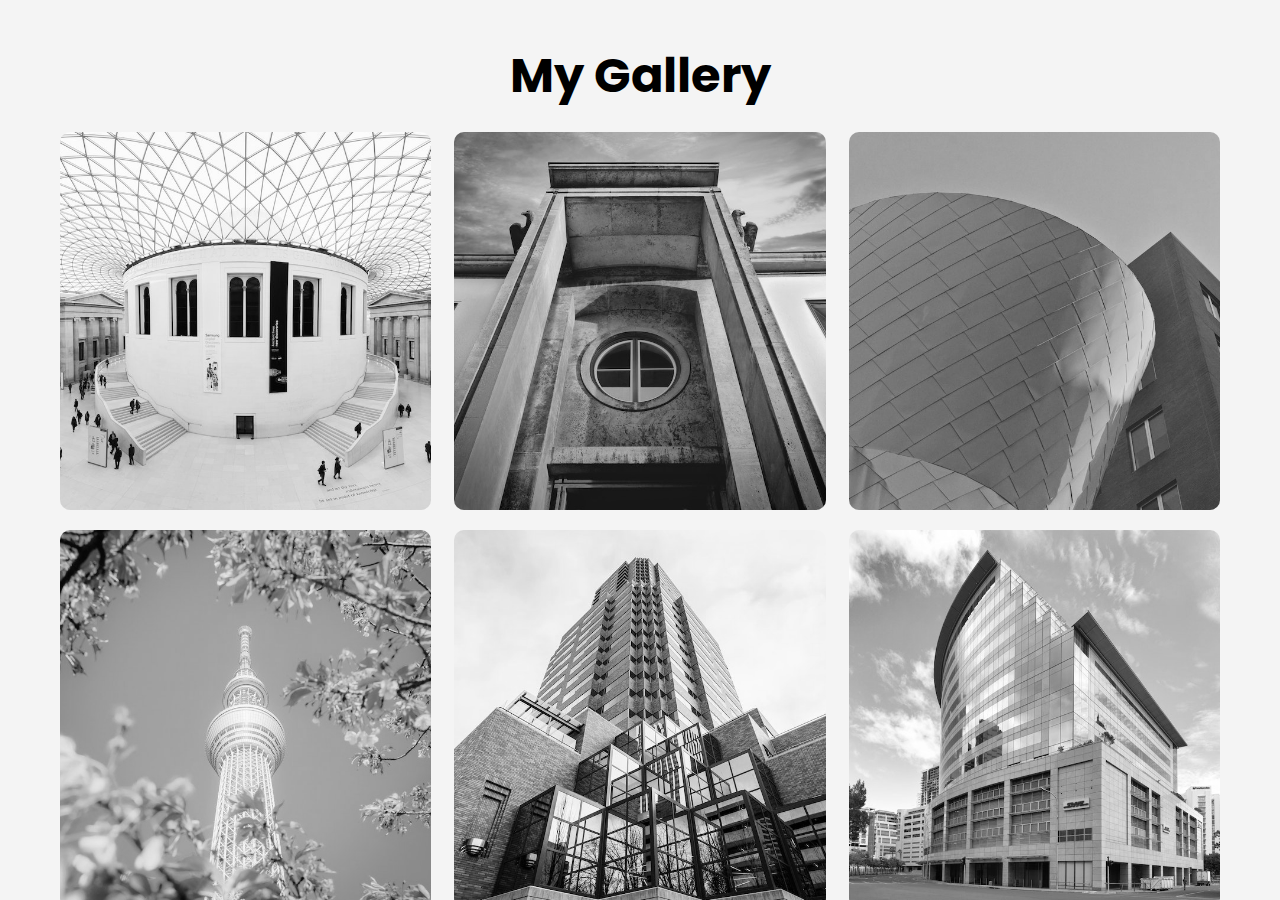
<file: index.html>
<!DOCTYPE html>
<html lang="en">
<head>
    <meta charset="UTF-8">
    <meta name="viewport" content="width=device-width, initial-scale=1.0">
    <title>Image Gallery</title>
    <link rel="shortcut icon" href="img/favicon.ico" type="image/x-icon">
    <link rel="stylesheet" href="styles.css">
</head>
<body>
    <div class="wrapper">
            
        <div class="container">
            <h1>My Gallery</h1>
            <div class="gallery">
                <figure class="card">
                    <img src="img/image1.jpg" alt="">
                    <figcaption>image1</figcaption>
                </figure>
                <figure class="card">
                    <img src="img/image2.jpeg" alt="">
                    <figcaption>image2</figcaption>
                </figure>
                <figure class="card">
                    <img src="img/image3.jpeg" alt="">
                    <figcaption>image3</figcaption>
                </figure>
                <figure class="card">
                    <img src="img/image4.jpeg" alt="">
                    <figcaption>image4</figcaption>
                </figure>
                <figure class="card">
                    <img src="img/image5.jpeg" alt="">
                    <figcaption>image5</figcaption>
                </figure>
                <figure class="card">
                    <img src="img/image6.jpeg" alt="">
                    <figcaption>image6</figcaption>
                </figure>
                <figure class="card">
                    <img src="img/image7.jpeg" alt="">
                    <figcaption>image7</figcaption>
                </figure>
                <figure class="card">
                    <img src="img/image8.jpeg" alt="">
                    <figcaption>image8</figcaption>
                </figure>
                <figure class="card">
                    <img src="img/image9.jpeg" alt="">
                    <figcaption>image9</figcaption>
                </figure>
                <figure class="card">
                    <img src="img/image10.jpg" alt="">
                    <figcaption>image10</figcaption>
                </figure>
                <figure class="card">
                    <img src="img/image11.jpg" alt="">
                    <figcaption>image11</figcaption>
                </figure>
                <figure class="card">
                    <img src="img/image12.jpg" alt="">
                    <figcaption>image12</figcaption>
                </figure>
                <figure class="card">
                    <img src="img/image13.jpg" alt="">
                    <figcaption>image13</figcaption>
                </figure>
                <figure class="card">
                    <img src="img/image14.jpg" alt="">
                    <figcaption>image14</figcaption>
                </figure>
                <figure class="card">
                    <img src="img/image15.jpg" alt="">
                    <figcaption>image15</figcaption>
                </figure>
            </div>  
        </div>
    </div>
</body>
</html>
</file>
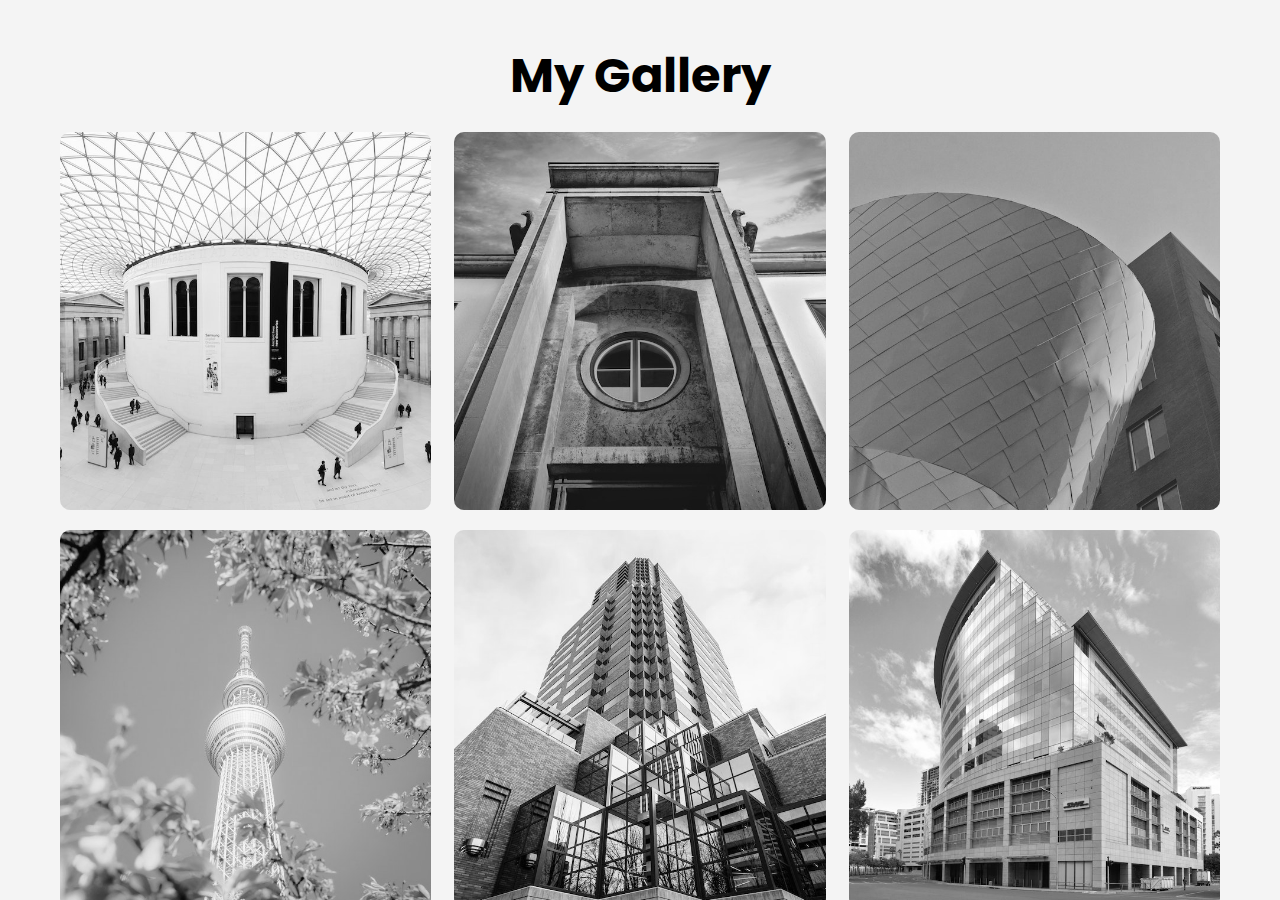
<file: index0.html>
<!DOCTYPE html>
<html lang="en">
<head>
    <meta charset="UTF-8">
    <meta name="viewport" content="width=device-width, initial-scale=1.0">
    <title>Image Gallery</title>
    <link rel="shortcut icon" href="img/favicon.ico" type="image/x-icon">
    <link rel="stylesheet" href="styles0.css">
</head>
<body>
    <div class="wrapper">
            
        <div class="container">
            <h1>My Gallery</h1>
            <div class="gallery">
                <figure class="card">
                    <img src="img/image1.jpg" alt="">
                    <figcaption>image1</figcaption>
                </figure>
                <figure class="card">
                    <img src="img/image2.jpeg" alt="">
                    <figcaption>image2</figcaption>
                </figure>
                <figure class="card">
                    <img src="img/image3.jpeg" alt="">
                    <figcaption>image3</figcaption>
                </figure>
                <figure class="card">
                    <img src="img/image4.jpeg" alt="">
                    <figcaption>image4</figcaption>
                </figure>
                <figure class="card">
                    <img src="img/image5.jpeg" alt="">
                    <figcaption>image5</figcaption>
                </figure>
                <figure class="card">
                    <img src="img/image6.jpeg" alt="">
                    <figcaption>image6</figcaption>
                </figure>
                <figure class="card">
                    <img src="img/image7.jpeg" alt="">
                    <figcaption>image7</figcaption>
                </figure>
                <figure class="card">
                    <img src="img/image8.jpeg" alt="">
                    <figcaption>image8</figcaption>
                </figure>
                <figure class="card">
                    <img src="img/image9.jpeg" alt="">
                    <figcaption>image9</figcaption>
                </figure>
                <figure class="card">
                    <img src="img/image10.jpg" alt="">
                    <figcaption>image10</figcaption>
                </figure>
                <figure class="card">
                    <img src="img/image11.jpg" alt="">
                    <figcaption>image11</figcaption>
                </figure>
                <figure class="card">
                    <img src="img/image12.jpg" alt="">
                    <figcaption>image12</figcaption>
                </figure>
                <figure class="card">
                    <img src="img/image13.jpg" alt="">
                    <figcaption>image13</figcaption>
                </figure>
                <figure class="card">
                    <img src="img/image14.jpg" alt="">
                    <figcaption>image14</figcaption>
                </figure>
                <figure class="card">
                    <img src="img/image15.jpg" alt="">
                    <figcaption>image15</figcaption>
                </figure>
            </div>  
        </div>
    </div>
</body>
</html>
</file>
<file: styles.css>
@import url("https://fonts.googleapis.com/css2?family=Poppins:wght@200;300;400;500;600;700;800&display=swap");

*{
    padding: 0;
    margin: 0;
    box-sizing: border-box;
}

html,
body{
    font-family: "Poppins", sans-serif;
    background-color: #f4f4f4;
}
.wrapper{
        height: 100vh;
        overflow-x: hidden;
        overflow-y: auto;
}  
.container{
    height: 100%;
    max-width: 1200px;
    margin: 0 auto;
    padding: 20px;
}
.container h1{
    margin: 20px 0;
    text-align: center;
    margin-bottom: 20px;
    font-size: 3rem;
}
.gallery{
    display: flex;
    flex-wrap: wrap;
    /* justify-content: center; */
    justify-content: space-between;
}
.card{
    width: 32%;
    position: relative;
    margin-bottom: 20px;
    border-radius: 10px;
    overflow: hidden;
}
.card img{
    /* border-radius: 10px; */
    height: 100%;
    width: 100%;
    filter: grayscale(100%);
    box-shadow: 0 0 20px #333;
    object-fit: cover;
}
.card:hover{
    transform: scale(1.03);
    filter: drop-shadow(0 0 10px #333);
    transition: 0.3s;
}
.card:hover img{
    filter:grayscale(0%)
}
.card figcaption{
    position: absolute;
    bottom: 0;
    left: 0;
    padding: 10px;
    width: 100%;
    height: 20%;
    font-size: 16px;
    font-weight: 500;
    color: #fff;
    border-radius: 0 0 10px 10px;
    background: linear-gradient(0deg, rgba(0, 0, 0, 0.2) 0%, rgba(255, 255, 255, 0) 100%);
    transition: 0.3s;
    opacity: 0;  
}
.card:hover figcaption{
    opacity: 1;
    transform: scale(1.03);
}
</file>
<file: styles0.css>
@import url("https://fonts.googleapis.com/css2?family=Poppins:wght@200;300;400;500;600;700;800&display=swap");

*{
    padding: 0;
    margin: 0;
    box-sizing: border-box;
}

html,
body{
    font-family: "Poppins", sans-serif;
    background-color: #f4f4f4;
}
.wrapper{
        height: 100vh;
        overflow-x: hidden;
        overflow-y: auto;
}  
.container{
    height: 100%;
    max-width: 1200px;
    margin: 0 auto;
    padding: 20px;
}
.container h1{
    margin: 20px 0;
    text-align: center;
    margin-bottom: 20px;
    font-size: 3rem;
}
.gallery{
    display: flex;
    flex-wrap: wrap;
    /* justify-content: center; */
    justify-content: space-between;
}
.card{
    width: 32%;
    position: relative;
    margin-bottom: 20px;
    border-radius: 10px;
    overflow: hidden;
}
.card img{
    /* border-radius: 10px; */
    height: 100%;
    width: 100%;
    filter: grayscale(100%);
    box-shadow: 0 0 20px #333;
    object-fit: cover;
}
.card:hover{
    transform: scale(1.03);
    filter: drop-shadow(0 0 10px #333);
    transition: 0.3s;
}
.card:hover img{
    filter:grayscale(0%)
}
.card figcaption{
    position: absolute;
    bottom: 0;
    left: 0;
    padding: 10px;
    width: 100%;
    height: 20%;
    font-size: 16px;
    font-weight: 500;
    color: #fff;
    border-radius: 0 0 10px 10px;
    background: linear-gradient(0deg, rgba(0, 0, 0, 0.2) 0%, rgba(255, 255, 255, 0) 100%);
    transition: 0.3s;
    opacity: 0;  
}
.card:hover figcaption{
    opacity: 1;
    transform: scale(1.03);
}
</file>
